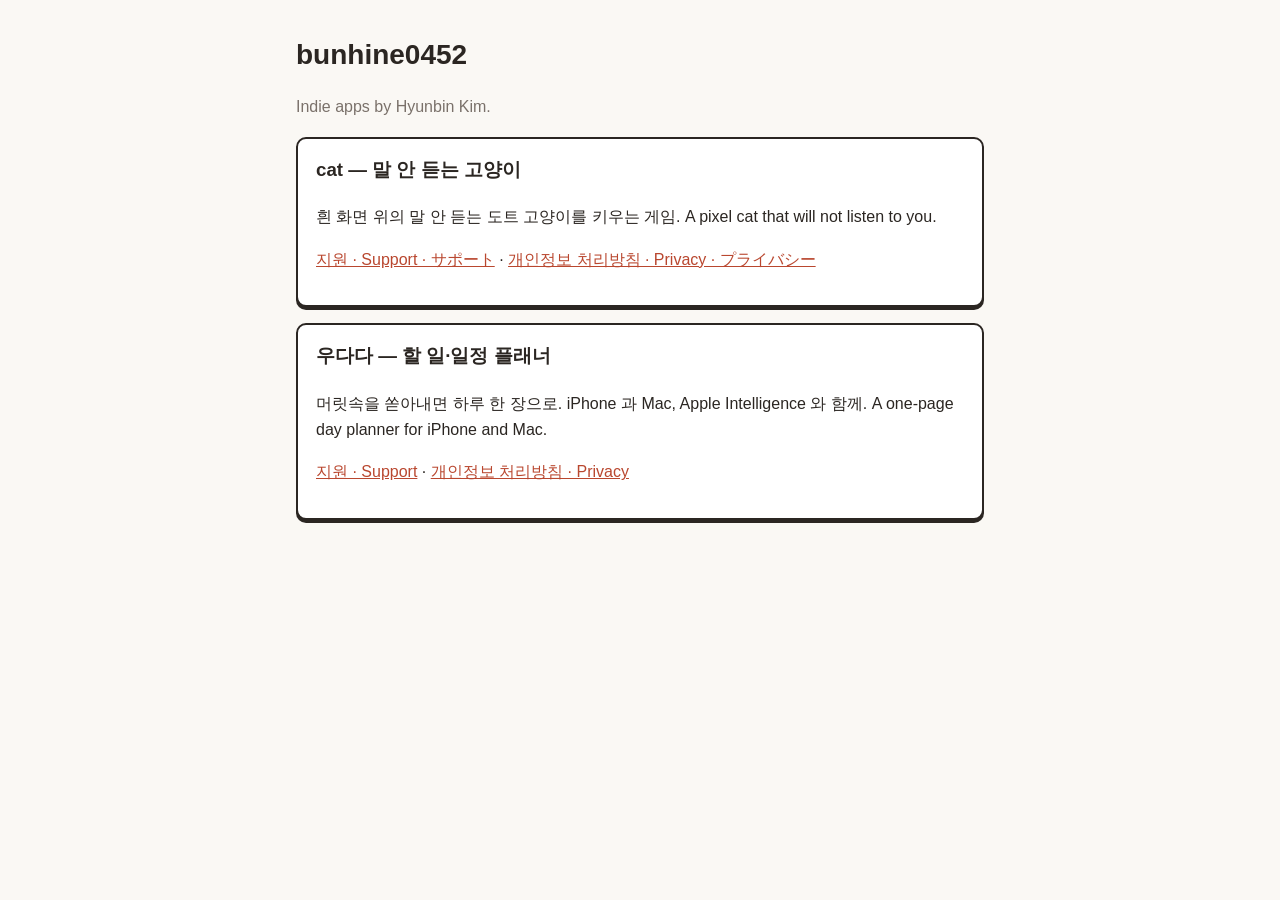
<file: index.html>
<!doctype html><html lang="ko"><head><meta charset="utf-8"><meta name="viewport" content="width=device-width,initial-scale=1">
<title>bunhine0452 apps</title><link rel="stylesheet" href="style.css"></head><body><main>
<h1>bunhine0452</h1><p class="soft">Indie apps by Hyunbin Kim.</p>
<div class="card"><h3 style="margin-top:0">cat — 말 안 듣는 고양이</h3>
<p>흰 화면 위의 말 안 듣는 도트 고양이를 키우는 게임. A pixel cat that will not listen to you.</p>
<p><a href="cat/">지원 · Support · サポート</a> · <a href="cat/privacy.html">개인정보 처리방침 · Privacy · プライバシー</a></p></div>
<div class="card"><h3 style="margin-top:0">우다다 — 할 일·일정 플래너</h3>
<p>머릿속을 쏟아내면 하루 한 장으로. iPhone 과 Mac, Apple Intelligence 와 함께. A one-page day planner for iPhone and Mac.</p>
<p><a href="udada/">지원 · Support</a> · <a href="udada/privacy.html">개인정보 처리방침 · Privacy</a></p></div>
</main></body></html>
</file>
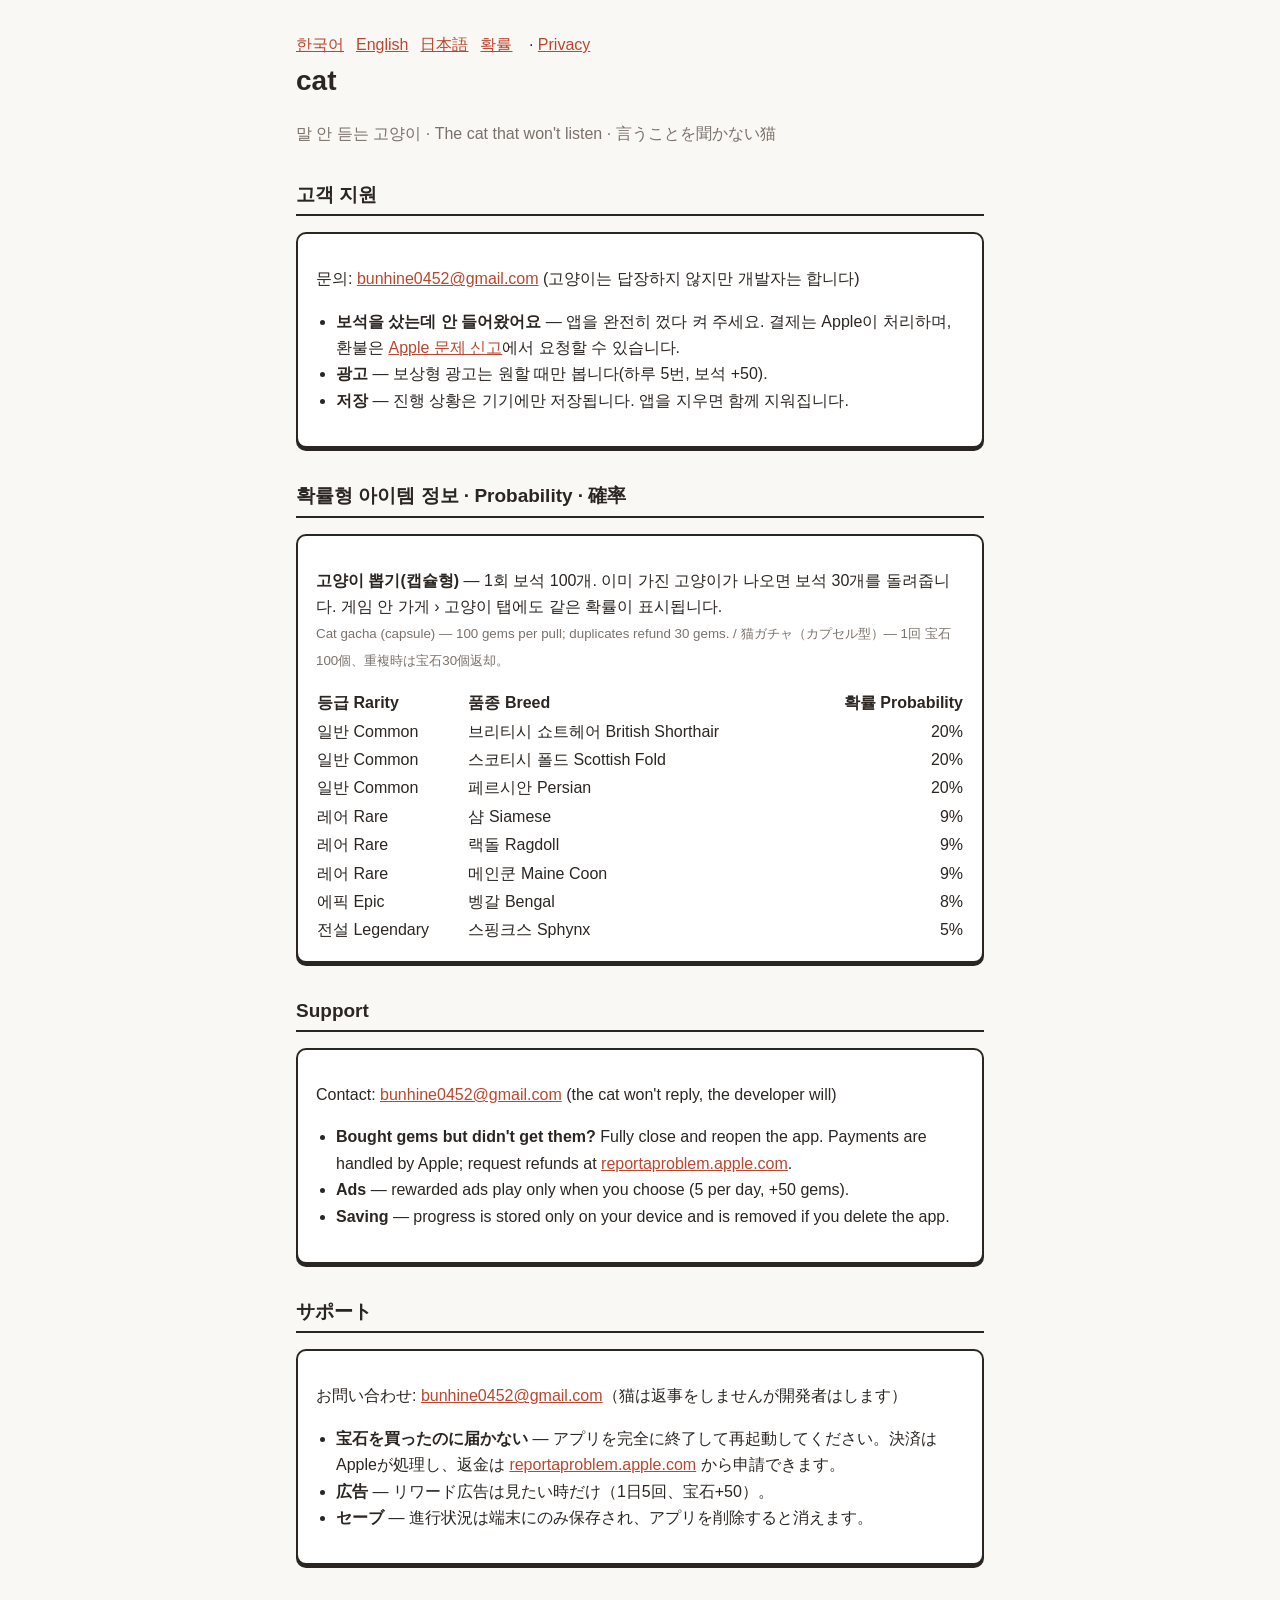
<file: cat/index.html>
<!doctype html><html lang="ko"><head><meta charset="utf-8"><meta name="viewport" content="width=device-width,initial-scale=1">
<title>cat — Support</title><link rel="stylesheet" href="../style.css"></head><body><main>
<nav><a href="#ko">한국어</a><a href="#en">English</a><a href="#ja">日本語</a><a href="#odds">확률</a> · <a href="privacy.html">Privacy</a></nav>
<h1>cat</h1><p class="soft">말 안 듣는 고양이 · The cat that won't listen · 言うことを聞かない猫</p>

<h2 id="ko">고객 지원</h2>
<div class="card"><p>문의: <a href="mailto:bunhine0452@gmail.com">bunhine0452@gmail.com</a> (고양이는 답장하지 않지만 개발자는 합니다)</p>
<ul><li><b>보석을 샀는데 안 들어왔어요</b> — 앱을 완전히 껐다 켜 주세요. 결제는 Apple이 처리하며, 환불은 <a href="https://reportaproblem.apple.com">Apple 문제 신고</a>에서 요청할 수 있습니다.</li>
<li><b>광고</b> — 보상형 광고는 원할 때만 봅니다(하루 5번, 보석 +50).</li>
<li><b>저장</b> — 진행 상황은 기기에만 저장됩니다. 앱을 지우면 함께 지워집니다.</li></ul></div>

<h2 id="odds">확률형 아이템 정보 · Probability · 確率</h2>
<div class="card"><p><b>고양이 뽑기(캡슐형)</b> — 1회 보석 100개. 이미 가진 고양이가 나오면 보석 30개를 돌려줍니다. 게임 안 가게 › 고양이 탭에도 같은 확률이 표시됩니다.<br>
<small>Cat gacha (capsule) — 100 gems per pull; duplicates refund 30 gems. / 猫ガチャ（カプセル型）— 1回 宝石100個、重複時は宝石30個返却。</small></p>
<table style="width:100%;border-collapse:collapse">
<tr><th align="left">등급 Rarity</th><th align="left">품종 Breed</th><th align="right">확률 Probability</th></tr>
<tr><td>일반 Common</td><td>브리티시 쇼트헤어 British Shorthair</td><td align="right">20%</td></tr>
<tr><td>일반 Common</td><td>스코티시 폴드 Scottish Fold</td><td align="right">20%</td></tr>
<tr><td>일반 Common</td><td>페르시안 Persian</td><td align="right">20%</td></tr>
<tr><td>레어 Rare</td><td>샴 Siamese</td><td align="right">9%</td></tr>
<tr><td>레어 Rare</td><td>랙돌 Ragdoll</td><td align="right">9%</td></tr>
<tr><td>레어 Rare</td><td>메인쿤 Maine Coon</td><td align="right">9%</td></tr>
<tr><td>에픽 Epic</td><td>벵갈 Bengal</td><td align="right">8%</td></tr>
<tr><td>전설 Legendary</td><td>스핑크스 Sphynx</td><td align="right">5%</td></tr>
</table></div>

<h2 id="en">Support</h2>
<div class="card"><p>Contact: <a href="mailto:bunhine0452@gmail.com">bunhine0452@gmail.com</a> (the cat won't reply, the developer will)</p>
<ul><li><b>Bought gems but didn't get them?</b> Fully close and reopen the app. Payments are handled by Apple; request refunds at <a href="https://reportaproblem.apple.com">reportaproblem.apple.com</a>.</li>
<li><b>Ads</b> — rewarded ads play only when you choose (5 per day, +50 gems).</li>
<li><b>Saving</b> — progress is stored only on your device and is removed if you delete the app.</li></ul></div>

<h2 id="ja">サポート</h2>
<div class="card"><p>お問い合わせ: <a href="mailto:bunhine0452@gmail.com">bunhine0452@gmail.com</a>（猫は返事をしませんが開発者はします）</p>
<ul><li><b>宝石を買ったのに届かない</b> — アプリを完全に終了して再起動してください。決済はAppleが処理し、返金は <a href="https://reportaproblem.apple.com">reportaproblem.apple.com</a> から申請できます。</li>
<li><b>広告</b> — リワード広告は見たい時だけ（1日5回、宝石+50）。</li>
<li><b>セーブ</b> — 進行状況は端末にのみ保存され、アプリを削除すると消えます。</li></ul></div>
</main></body></html>
</file>
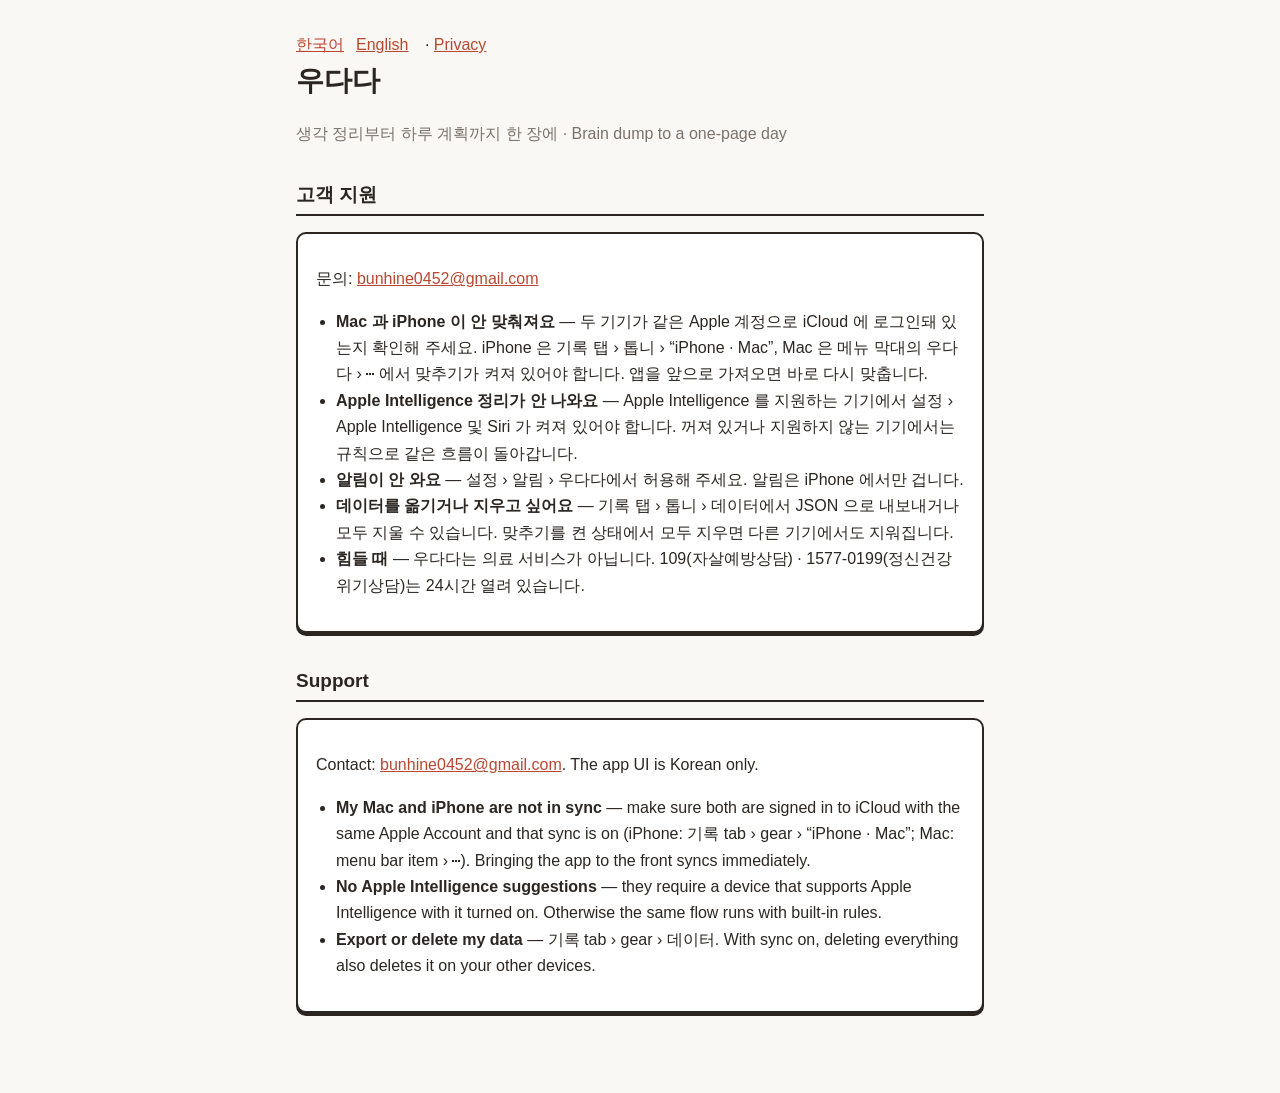
<file: udada/index.html>
<!doctype html><html lang="ko"><head><meta charset="utf-8"><meta name="viewport" content="width=device-width,initial-scale=1">
<title>우다다 — 지원 · Support</title><link rel="stylesheet" href="../style.css"></head><body><main>
<nav><a href="#ko">한국어</a><a href="#en">English</a> · <a href="privacy.html">Privacy</a></nav>
<h1>우다다</h1><p class="soft">생각 정리부터 하루 계획까지 한 장에 · Brain dump to a one-page day</p>

<h2 id="ko">고객 지원</h2>
<div class="card"><p>문의: <a href="mailto:bunhine0452@gmail.com">bunhine0452@gmail.com</a></p>
<ul>
<li><b>Mac 과 iPhone 이 안 맞춰져요</b> — 두 기기가 같은 Apple 계정으로 iCloud 에 로그인돼 있는지 확인해 주세요. iPhone 은 기록 탭 › 톱니 › “iPhone · Mac”, Mac 은 메뉴 막대의 우다다 › ⋯ 에서 맞추기가 켜져 있어야 합니다. 앱을 앞으로 가져오면 바로 다시 맞춥니다.</li>
<li><b>Apple Intelligence 정리가 안 나와요</b> — Apple Intelligence 를 지원하는 기기에서 설정 › Apple Intelligence 및 Siri 가 켜져 있어야 합니다. 꺼져 있거나 지원하지 않는 기기에서는 규칙으로 같은 흐름이 돌아갑니다.</li>
<li><b>알림이 안 와요</b> — 설정 › 알림 › 우다다에서 허용해 주세요. 알림은 iPhone 에서만 겁니다.</li>
<li><b>데이터를 옮기거나 지우고 싶어요</b> — 기록 탭 › 톱니 › 데이터에서 JSON 으로 내보내거나 모두 지울 수 있습니다. 맞추기를 켠 상태에서 모두 지우면 다른 기기에서도 지워집니다.</li>
<li><b>힘들 때</b> — 우다다는 의료 서비스가 아닙니다. 109(자살예방상담) · 1577-0199(정신건강위기상담)는 24시간 열려 있습니다.</li>
</ul></div>

<h2 id="en">Support</h2>
<div class="card"><p>Contact: <a href="mailto:bunhine0452@gmail.com">bunhine0452@gmail.com</a>. The app UI is Korean only.</p>
<ul>
<li><b>My Mac and iPhone are not in sync</b> — make sure both are signed in to iCloud with the same Apple Account and that sync is on (iPhone: 기록 tab › gear › “iPhone · Mac”; Mac: menu bar item › ⋯). Bringing the app to the front syncs immediately.</li>
<li><b>No Apple Intelligence suggestions</b> — they require a device that supports Apple Intelligence with it turned on. Otherwise the same flow runs with built-in rules.</li>
<li><b>Export or delete my data</b> — 기록 tab › gear › 데이터. With sync on, deleting everything also deletes it on your other devices.</li>
</ul></div>
</main></body></html>
</file>
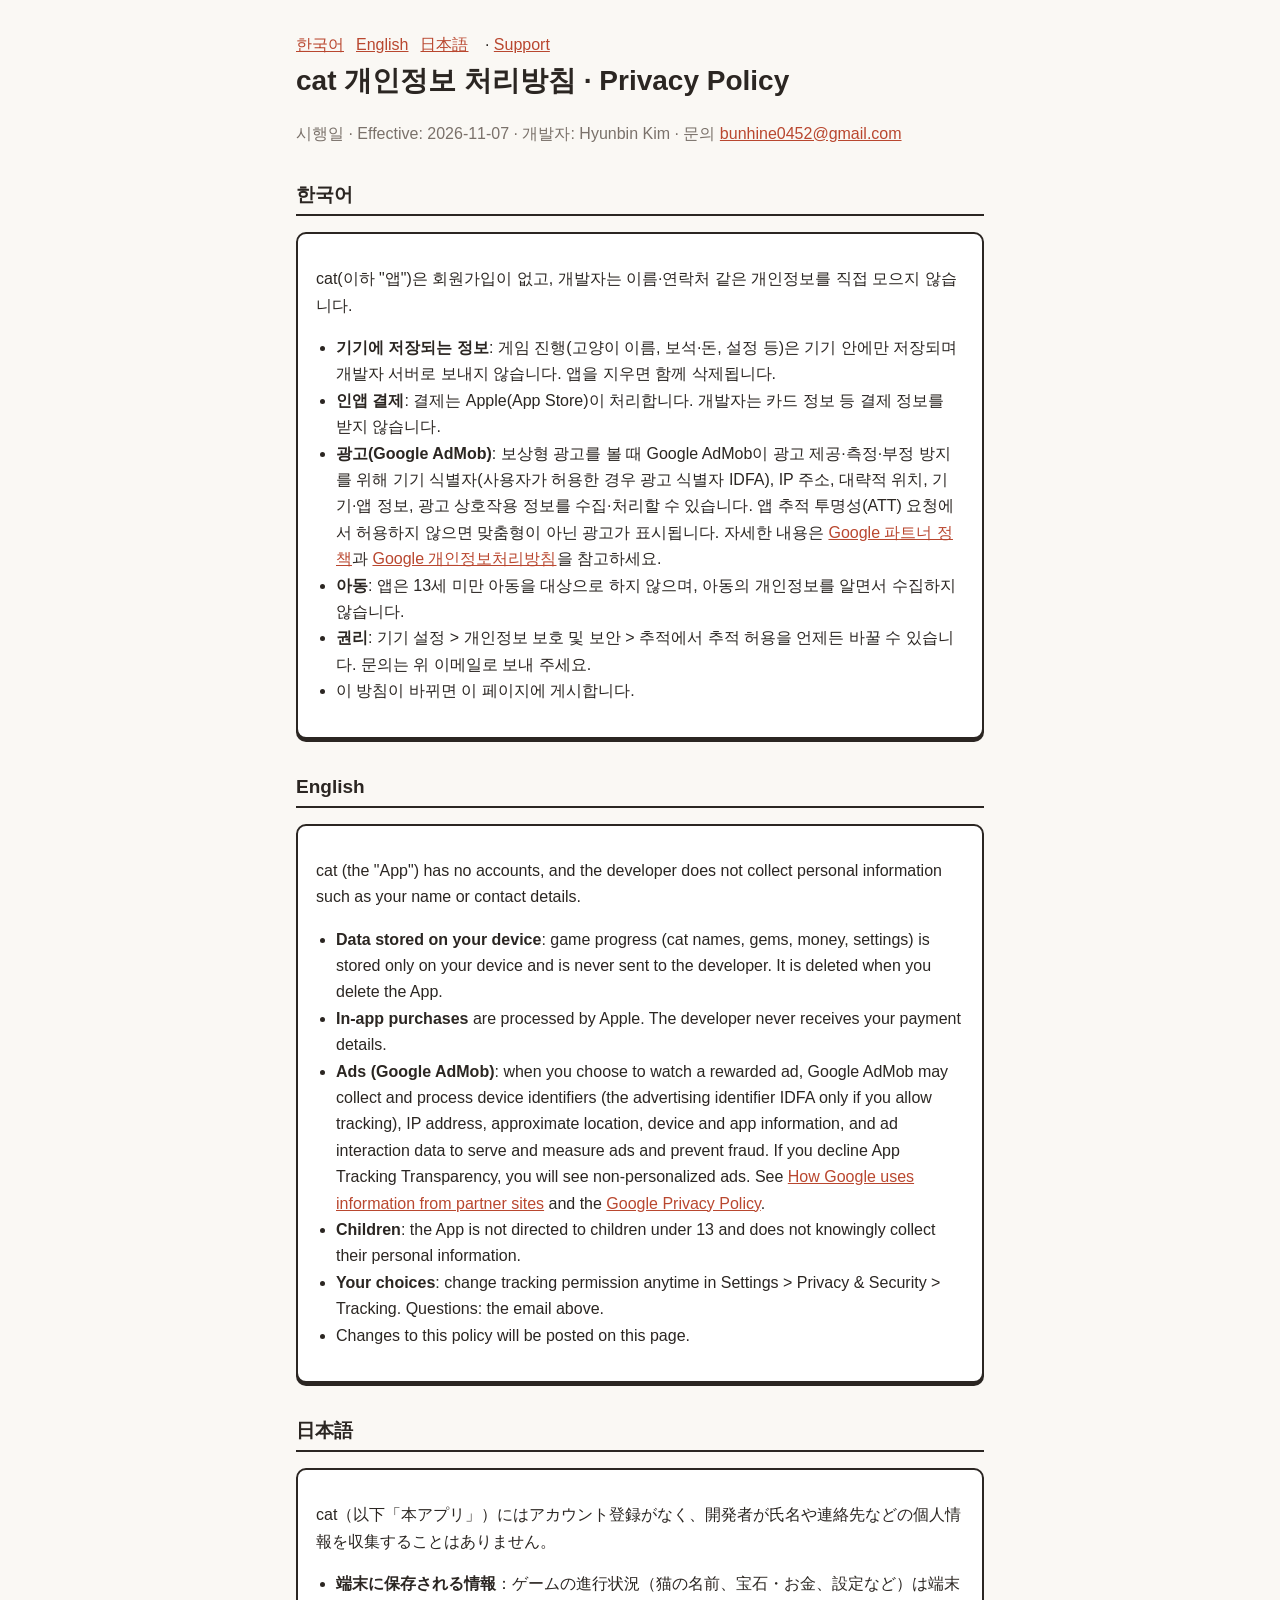
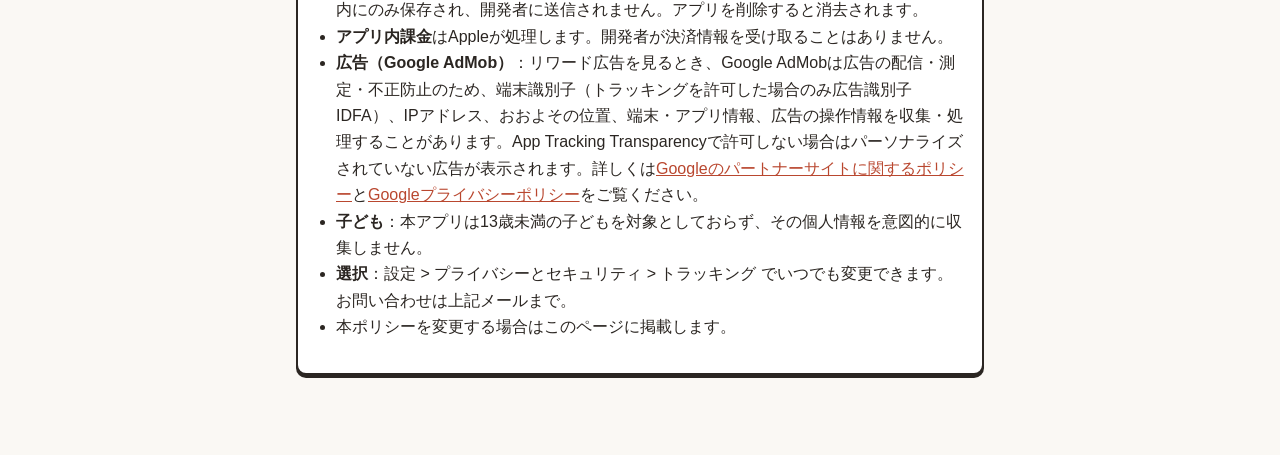
<file: cat/privacy.html>
<!doctype html><html lang="ko"><head><meta charset="utf-8"><meta name="viewport" content="width=device-width,initial-scale=1">
<title>cat — Privacy Policy</title><link rel="stylesheet" href="../style.css"></head><body><main>
<nav><a href="#ko">한국어</a><a href="#en">English</a><a href="#ja">日本語</a> · <a href="./">Support</a></nav>
<h1>cat 개인정보 처리방침 · Privacy Policy</h1>
<p class="soft">시행일 · Effective: 2026-11-07 · 개발자: Hyunbin Kim · 문의 <a href="mailto:bunhine0452@gmail.com">bunhine0452@gmail.com</a></p>

<h2 id="ko">한국어</h2>
<div class="card">
<p>cat(이하 "앱")은 회원가입이 없고, 개발자는 이름·연락처 같은 개인정보를 직접 모으지 않습니다.</p>
<ul>
<li><b>기기에 저장되는 정보</b>: 게임 진행(고양이 이름, 보석·돈, 설정 등)은 기기 안에만 저장되며 개발자 서버로 보내지 않습니다. 앱을 지우면 함께 삭제됩니다.</li>
<li><b>인앱 결제</b>: 결제는 Apple(App Store)이 처리합니다. 개발자는 카드 정보 등 결제 정보를 받지 않습니다.</li>
<li><b>광고(Google AdMob)</b>: 보상형 광고를 볼 때 Google AdMob이 광고 제공·측정·부정 방지를 위해 기기 식별자(사용자가 허용한 경우 광고 식별자 IDFA), IP 주소, 대략적 위치, 기기·앱 정보, 광고 상호작용 정보를 수집·처리할 수 있습니다. 앱 추적 투명성(ATT) 요청에서 허용하지 않으면 맞춤형이 아닌 광고가 표시됩니다. 자세한 내용은 <a href="https://policies.google.com/technologies/partner-sites">Google 파트너 정책</a>과 <a href="https://policies.google.com/privacy">Google 개인정보처리방침</a>을 참고하세요.</li>
<li><b>아동</b>: 앱은 13세 미만 아동을 대상으로 하지 않으며, 아동의 개인정보를 알면서 수집하지 않습니다.</li>
<li><b>권리</b>: 기기 설정 &gt; 개인정보 보호 및 보안 &gt; 추적에서 추적 허용을 언제든 바꿀 수 있습니다. 문의는 위 이메일로 보내 주세요.</li>
<li>이 방침이 바뀌면 이 페이지에 게시합니다.</li>
</ul></div>

<h2 id="en">English</h2>
<div class="card">
<p>cat (the "App") has no accounts, and the developer does not collect personal information such as your name or contact details.</p>
<ul>
<li><b>Data stored on your device</b>: game progress (cat names, gems, money, settings) is stored only on your device and is never sent to the developer. It is deleted when you delete the App.</li>
<li><b>In-app purchases</b> are processed by Apple. The developer never receives your payment details.</li>
<li><b>Ads (Google AdMob)</b>: when you choose to watch a rewarded ad, Google AdMob may collect and process device identifiers (the advertising identifier IDFA only if you allow tracking), IP address, approximate location, device and app information, and ad interaction data to serve and measure ads and prevent fraud. If you decline App Tracking Transparency, you will see non-personalized ads. See <a href="https://policies.google.com/technologies/partner-sites">How Google uses information from partner sites</a> and the <a href="https://policies.google.com/privacy">Google Privacy Policy</a>.</li>
<li><b>Children</b>: the App is not directed to children under 13 and does not knowingly collect their personal information.</li>
<li><b>Your choices</b>: change tracking permission anytime in Settings &gt; Privacy &amp; Security &gt; Tracking. Questions: the email above.</li>
<li>Changes to this policy will be posted on this page.</li>
</ul></div>

<h2 id="ja">日本語</h2>
<div class="card">
<p>cat（以下「本アプリ」）にはアカウント登録がなく、開発者が氏名や連絡先などの個人情報を収集することはありません。</p>
<ul>
<li><b>端末に保存される情報</b>：ゲームの進行状況（猫の名前、宝石・お金、設定など）は端末内にのみ保存され、開発者に送信されません。アプリを削除すると消去されます。</li>
<li><b>アプリ内課金</b>はAppleが処理します。開発者が決済情報を受け取ることはありません。</li>
<li><b>広告（Google AdMob）</b>：リワード広告を見るとき、Google AdMobは広告の配信・測定・不正防止のため、端末識別子（トラッキングを許可した場合のみ広告識別子IDFA）、IPアドレス、おおよその位置、端末・アプリ情報、広告の操作情報を収集・処理することがあります。App Tracking Transparencyで許可しない場合はパーソナライズされていない広告が表示されます。詳しくは<a href="https://policies.google.com/technologies/partner-sites">Googleのパートナーサイトに関するポリシー</a>と<a href="https://policies.google.com/privacy">Googleプライバシーポリシー</a>をご覧ください。</li>
<li><b>子ども</b>：本アプリは13歳未満の子どもを対象としておらず、その個人情報を意図的に収集しません。</li>
<li><b>選択</b>：設定 &gt; プライバシーとセキュリティ &gt; トラッキング でいつでも変更できます。お問い合わせは上記メールまで。</li>
<li>本ポリシーを変更する場合はこのページに掲載します。</li>
</ul></div>
</main></body></html>
</file>
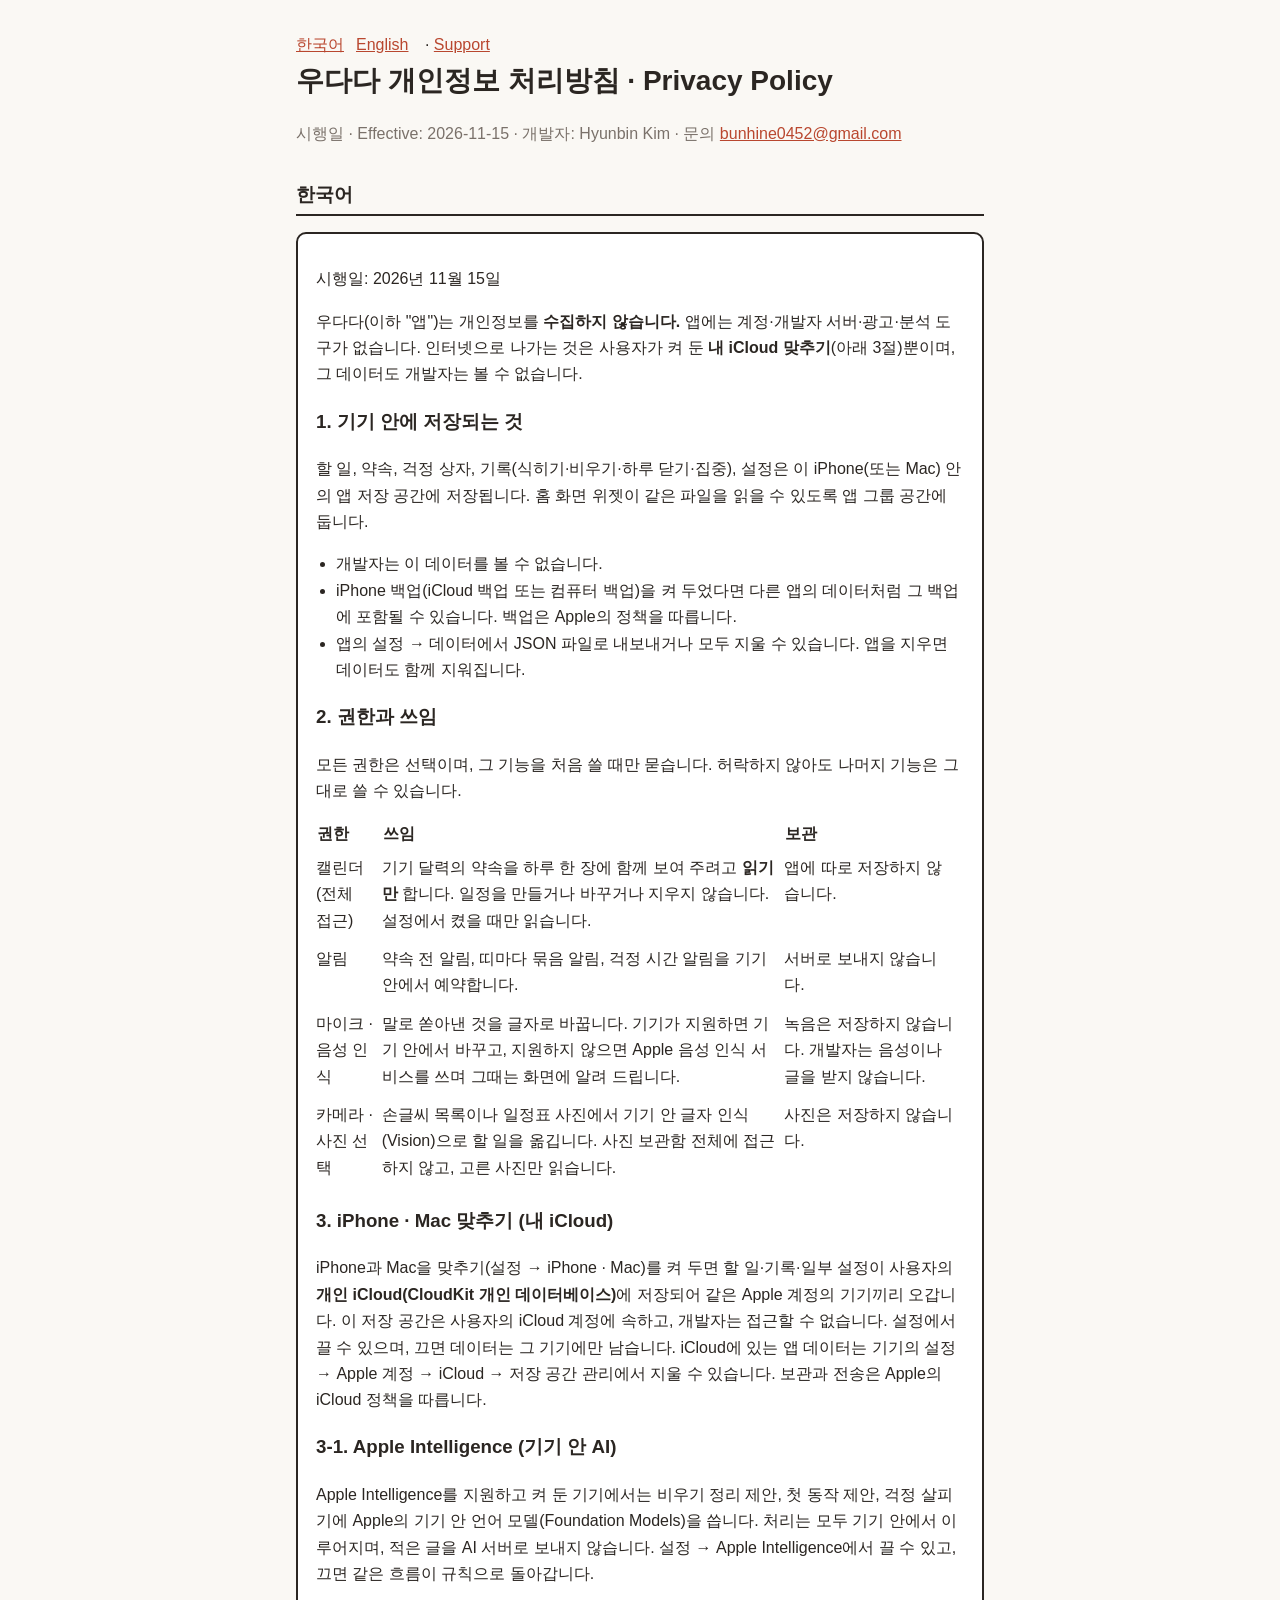
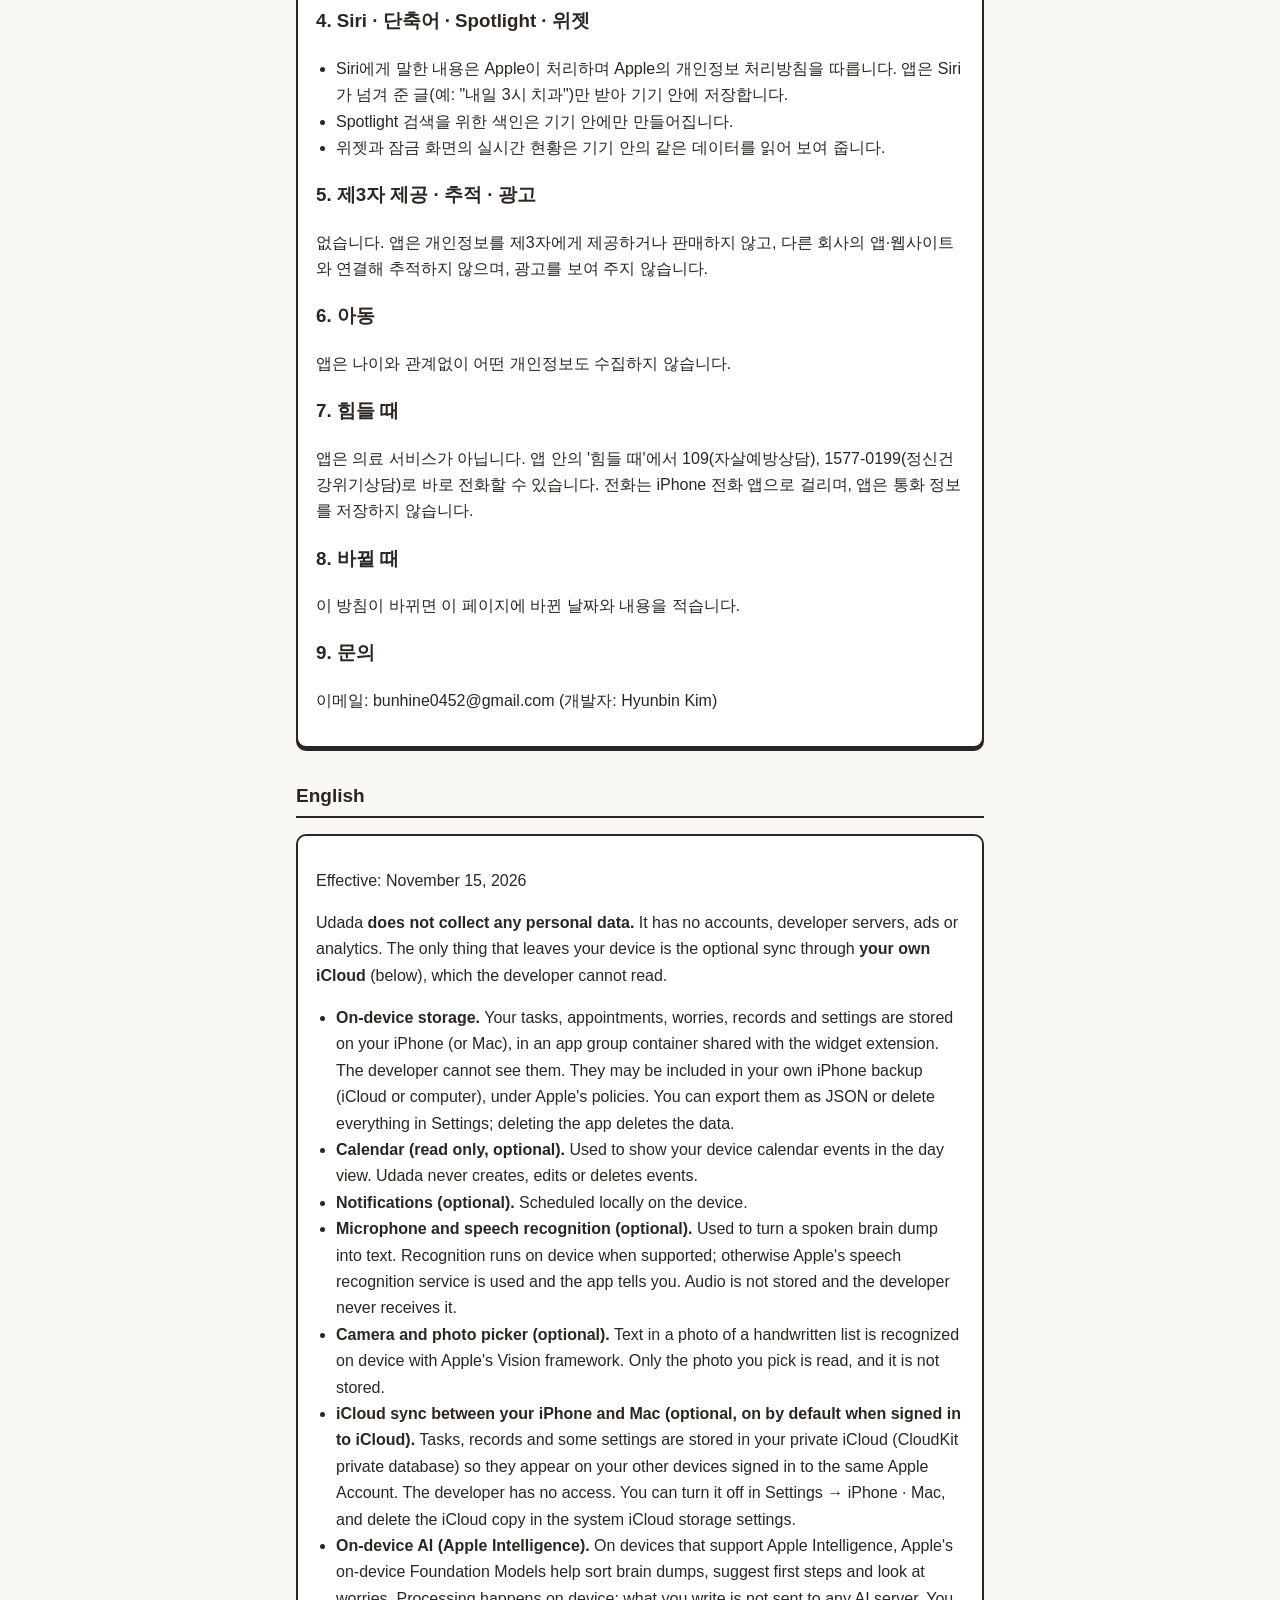
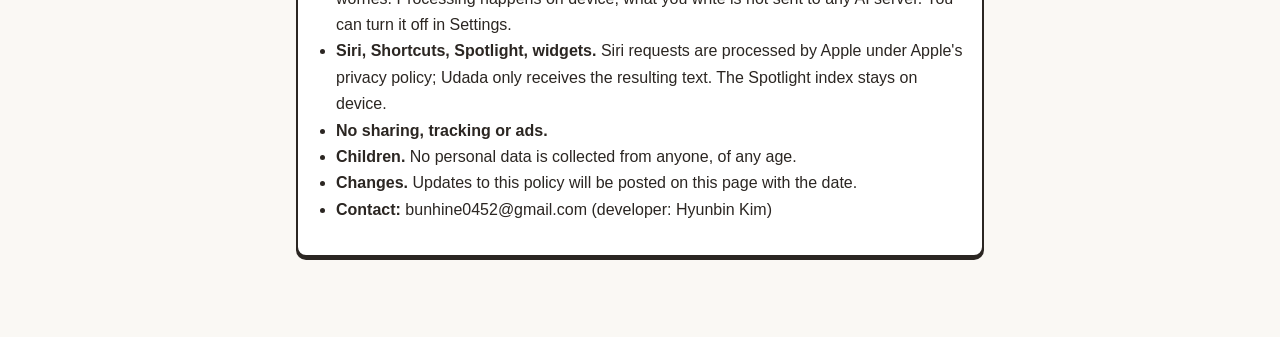
<file: udada/privacy.html>
<!doctype html><html lang="ko"><head><meta charset="utf-8"><meta name="viewport" content="width=device-width,initial-scale=1">
<title>우다다 — 개인정보 처리방침 · Privacy Policy</title><link rel="stylesheet" href="../style.css"></head><body><main>
<nav><a href="#ko">한국어</a><a href="#en">English</a> · <a href="./">Support</a></nav>
<h1>우다다 개인정보 처리방침 · Privacy Policy</h1>
<p class="soft">시행일 · Effective: 2026-11-15 · 개발자: Hyunbin Kim · 문의 <a href="mailto:bunhine0452@gmail.com">bunhine0452@gmail.com</a></p>

<h2 id="ko">한국어</h2>
<div class="card">
<p>시행일: 2026년 11월 15일</p>
<p>우다다(이하 "앱")는 개인정보를 <b>수집하지 않습니다.</b> 앱에는 계정·개발자 서버·광고·분석 도구가 없습니다. 인터넷으로 나가는 것은 사용자가 켜 둔 <b>내 iCloud 맞추기</b>(아래 3절)뿐이며, 그 데이터도 개발자는 볼 수 없습니다.</p>
<h3>1. 기기 안에 저장되는 것</h3>
<p>할 일, 약속, 걱정 상자, 기록(식히기·비우기·하루 닫기·집중), 설정은 이 iPhone(또는 Mac) 안의 앱 저장 공간에 저장됩니다. 홈 화면 위젯이 같은 파일을 읽을 수 있도록 앱 그룹 공간에 둡니다.</p>
<ul>
<li>개발자는 이 데이터를 볼 수 없습니다.</li>
<li>iPhone 백업(iCloud 백업 또는 컴퓨터 백업)을 켜 두었다면 다른 앱의 데이터처럼 그 백업에 포함될 수 있습니다. 백업은 Apple의 정책을 따릅니다.</li>
<li>앱의 설정 → 데이터에서 JSON 파일로 내보내거나 모두 지울 수 있습니다. 앱을 지우면 데이터도 함께 지워집니다.</li>
</ul>
<h3>2. 권한과 쓰임</h3>
<p>모든 권한은 선택이며, 그 기능을 처음 쓸 때만 묻습니다. 허락하지 않아도 나머지 기능은 그대로 쓸 수 있습니다.</p>
<table style="width:100%;border-collapse:collapse"><tr><th align="left">권한</th><th align="left">쓰임</th><th align="left">보관</th></tr><tr><td style="vertical-align:top;padding:6px 8px 6px 0">캘린더(전체 접근)</td><td style="vertical-align:top;padding:6px 8px 6px 0">기기 달력의 약속을 하루 한 장에 함께 보여 주려고 <b>읽기만</b> 합니다. 일정을 만들거나 바꾸거나 지우지 않습니다. 설정에서 켰을 때만 읽습니다.</td><td style="vertical-align:top;padding:6px 8px 6px 0">앱에 따로 저장하지 않습니다.</td></tr><tr><td style="vertical-align:top;padding:6px 8px 6px 0">알림</td><td style="vertical-align:top;padding:6px 8px 6px 0">약속 전 알림, 띠마다 묶음 알림, 걱정 시간 알림을 기기 안에서 예약합니다.</td><td style="vertical-align:top;padding:6px 8px 6px 0">서버로 보내지 않습니다.</td></tr><tr><td style="vertical-align:top;padding:6px 8px 6px 0">마이크 · 음성 인식</td><td style="vertical-align:top;padding:6px 8px 6px 0">말로 쏟아낸 것을 글자로 바꿉니다. 기기가 지원하면 기기 안에서 바꾸고, 지원하지 않으면 Apple 음성 인식 서비스를 쓰며 그때는 화면에 알려 드립니다.</td><td style="vertical-align:top;padding:6px 8px 6px 0">녹음은 저장하지 않습니다. 개발자는 음성이나 글을 받지 않습니다.</td></tr><tr><td style="vertical-align:top;padding:6px 8px 6px 0">카메라 · 사진 선택</td><td style="vertical-align:top;padding:6px 8px 6px 0">손글씨 목록이나 일정표 사진에서 기기 안 글자 인식(Vision)으로 할 일을 옮깁니다. 사진 보관함 전체에 접근하지 않고, 고른 사진만 읽습니다.</td><td style="vertical-align:top;padding:6px 8px 6px 0">사진은 저장하지 않습니다.</td></tr></table>
<h3>3. iPhone · Mac 맞추기 (내 iCloud)</h3>
<p>iPhone과 Mac을 맞추기(설정 → iPhone · Mac)를 켜 두면 할 일·기록·일부 설정이 사용자의 <b>개인 iCloud(CloudKit 개인 데이터베이스)</b>에 저장되어 같은 Apple 계정의 기기끼리 오갑니다. 이 저장 공간은 사용자의 iCloud 계정에 속하고, 개발자는 접근할 수 없습니다. 설정에서 끌 수 있으며, 끄면 데이터는 그 기기에만 남습니다. iCloud에 있는 앱 데이터는 기기의 설정 → Apple 계정 → iCloud → 저장 공간 관리에서 지울 수 있습니다. 보관과 전송은 Apple의 iCloud 정책을 따릅니다.</p>
<h3>3-1. Apple Intelligence (기기 안 AI)</h3>
<p>Apple Intelligence를 지원하고 켜 둔 기기에서는 비우기 정리 제안, 첫 동작 제안, 걱정 살피기에 Apple의 기기 안 언어 모델(Foundation Models)을 씁니다. 처리는 모두 기기 안에서 이루어지며, 적은 글을 AI 서버로 보내지 않습니다. 설정 → Apple Intelligence에서 끌 수 있고, 끄면 같은 흐름이 규칙으로 돌아갑니다.</p>
<h3>4. Siri · 단축어 · Spotlight · 위젯</h3>
<ul>
<li>Siri에게 말한 내용은 Apple이 처리하며 Apple의 개인정보 처리방침을 따릅니다. 앱은 Siri가 넘겨 준 글(예: "내일 3시 치과")만 받아 기기 안에 저장합니다.</li>
<li>Spotlight 검색을 위한 색인은 기기 안에만 만들어집니다.</li>
<li>위젯과 잠금 화면의 실시간 현황은 기기 안의 같은 데이터를 읽어 보여 줍니다.</li>
</ul>
<h3>5. 제3자 제공 · 추적 · 광고</h3>
<p>없습니다. 앱은 개인정보를 제3자에게 제공하거나 판매하지 않고, 다른 회사의 앱·웹사이트와 연결해 추적하지 않으며, 광고를 보여 주지 않습니다.</p>
<h3>6. 아동</h3>
<p>앱은 나이와 관계없이 어떤 개인정보도 수집하지 않습니다.</p>
<h3>7. 힘들 때</h3>
<p>앱은 의료 서비스가 아닙니다. 앱 안의 '힘들 때'에서 109(자살예방상담), 1577-0199(정신건강위기상담)로 바로 전화할 수 있습니다. 전화는 iPhone 전화 앱으로 걸리며, 앱은 통화 정보를 저장하지 않습니다.</p>
<h3>8. 바뀔 때</h3>
<p>이 방침이 바뀌면 이 페이지에 바뀐 날짜와 내용을 적습니다.</p>
<h3>9. 문의</h3>
<p>이메일: bunhine0452@gmail.com (개발자: Hyunbin Kim)</p>
</div>

<h2 id="en">English</h2>
<div class="card">
<p>Effective: November 15, 2026</p>
<p>Udada <b>does not collect any personal data.</b> It has no accounts, developer servers, ads or analytics. The only thing that leaves your device is the optional sync through <b>your own iCloud</b> (below), which the developer cannot read.</p>
<ul>
<li><b>On-device storage.</b> Your tasks, appointments, worries, records and settings are stored on your iPhone (or Mac), in an app group container shared with the widget extension. The developer cannot see them. They may be included in your own iPhone backup (iCloud or computer), under Apple's policies. You can export them as JSON or delete everything in Settings; deleting the app deletes the data.</li>
<li><b>Calendar (read only, optional).</b> Used to show your device calendar events in the day view. Udada never creates, edits or deletes events.</li>
<li><b>Notifications (optional).</b> Scheduled locally on the device.</li>
<li><b>Microphone and speech recognition (optional).</b> Used to turn a spoken brain dump into text. Recognition runs on device when supported; otherwise Apple's speech recognition service is used and the app tells you. Audio is not stored and the developer never receives it.</li>
<li><b>Camera and photo picker (optional).</b> Text in a photo of a handwritten list is recognized on device with Apple's Vision framework. Only the photo you pick is read, and it is not stored.</li>
<li><b>iCloud sync between your iPhone and Mac (optional, on by default when signed in to iCloud).</b> Tasks, records and some settings are stored in your private iCloud (CloudKit private database) so they appear on your other devices signed in to the same Apple Account. The developer has no access. You can turn it off in Settings → iPhone · Mac, and delete the iCloud copy in the system iCloud storage settings.</li>
<li><b>On-device AI (Apple Intelligence).</b> On devices that support Apple Intelligence, Apple's on-device Foundation Models help sort brain dumps, suggest first steps and look at worries. Processing happens on device; what you write is not sent to any AI server. You can turn it off in Settings.</li>
<li><b>Siri, Shortcuts, Spotlight, widgets.</b> Siri requests are processed by Apple under Apple's privacy policy; Udada only receives the resulting text. The Spotlight index stays on device.</li>
<li><b>No sharing, tracking or ads.</b></li>
<li><b>Children.</b> No personal data is collected from anyone, of any age.</li>
<li><b>Changes.</b> Updates to this policy will be posted on this page with the date.</li>
<li><b>Contact:</b> bunhine0452@gmail.com (developer: Hyunbin Kim)</li>
</ul>
</div>
</main></body></html>
</file>
<file: style.css>
:root { --ink:#2b2622; --soft:#7a716a; --red:#b9472f; --bg:#faf8f4; --card:#ffffff; }
@media (prefers-color-scheme: dark) { :root { --ink:#efe9df; --soft:#b5aca3; --red:#e2795f; --bg:#1c1a18; --card:#26231f; } }
* { box-sizing: border-box; }
body { margin: 0; background: var(--bg); color: var(--ink); font: 16px/1.65 -apple-system, "Apple SD Gothic Neo", "Hiragino Sans", "Noto Sans KR", sans-serif; }
main { max-width: 720px; margin: 0 auto; padding: 32px 16px 64px; }
h1 { font-size: 28px; margin: 0 0 4px; } h2 { font-size: 19px; margin: 32px 0 8px; border-bottom: 2px solid var(--ink); padding-bottom: 4px; }
small, .soft { color: var(--soft); } a { color: var(--red); }
.card { background: var(--card); border: 2px solid var(--ink); border-radius: 10px; padding: 16px 18px; margin: 16px 0; box-shadow: 0 3px 0 var(--ink); }
nav a { margin-right: 12px; } ul { padding-left: 20px; }
</file>
